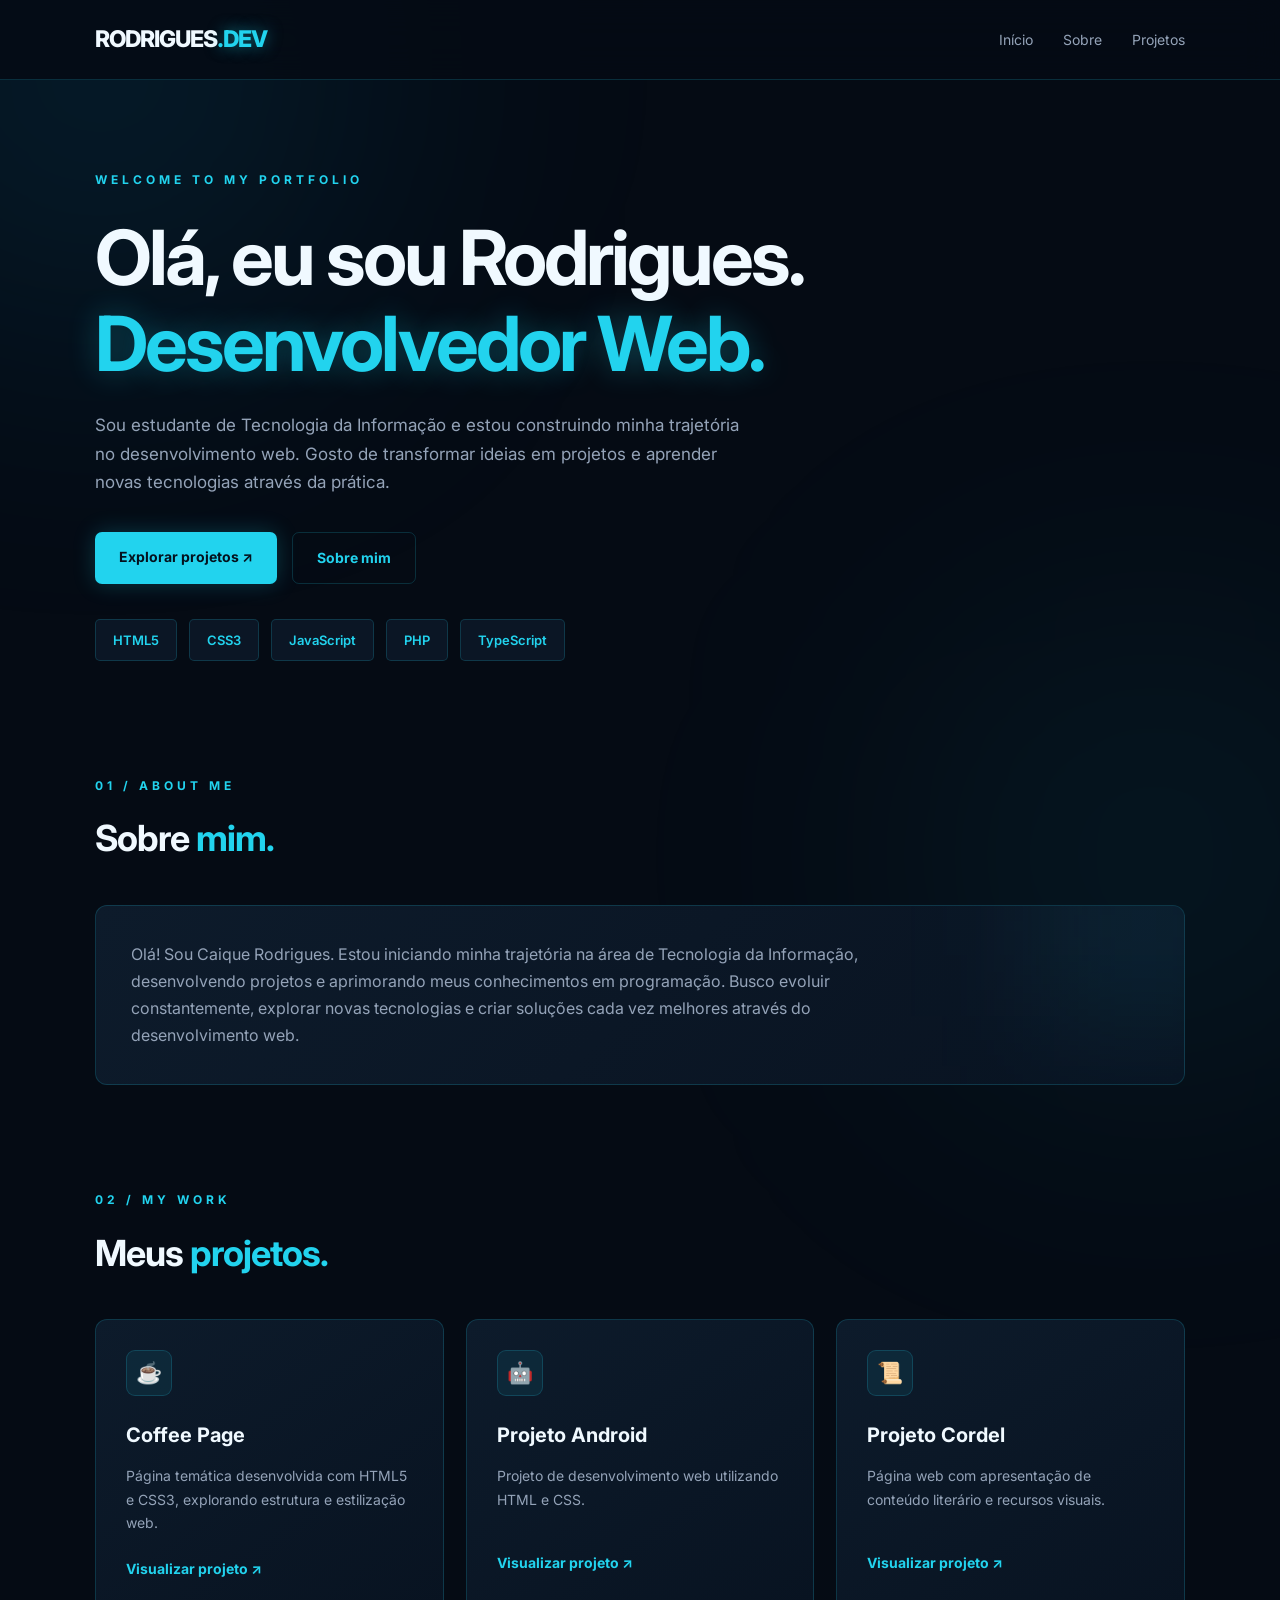
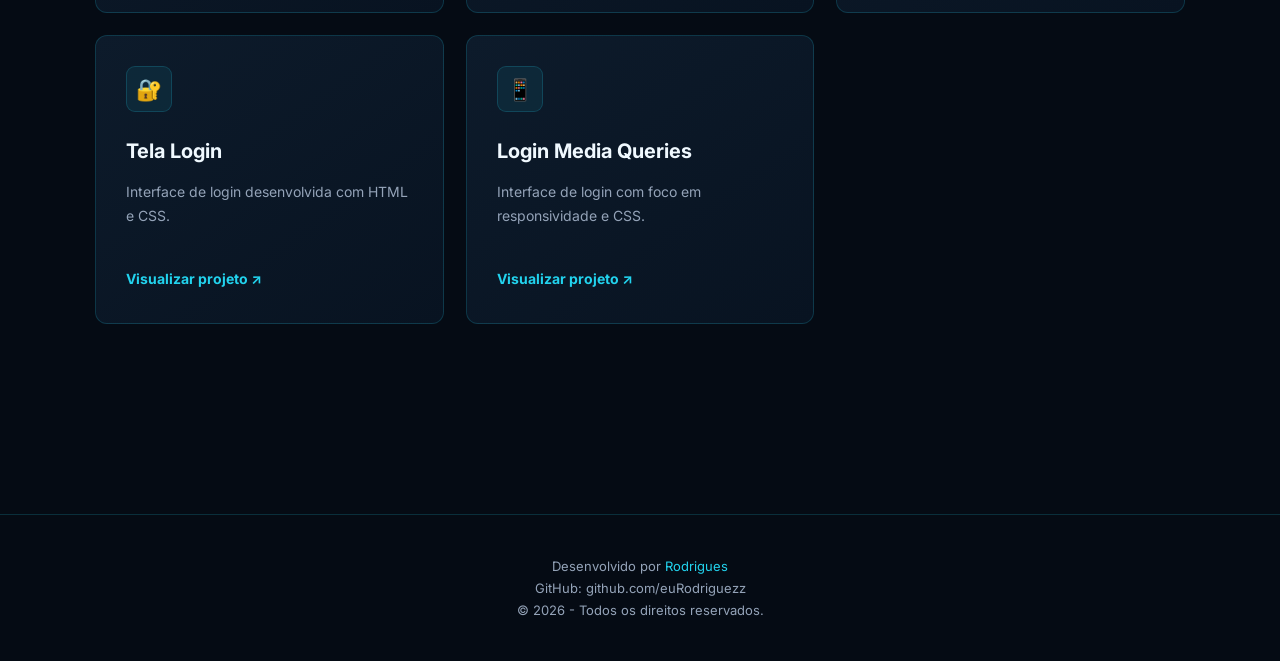
<file: index.html>
<!DOCTYPE html>
<html lang="pt-BR">
<head>
<meta charset="UTF-8">
<meta name="viewport" content="width=device-width, initial-scale=1.0">

<title>Caique Rodrigues | Portfólio</title>

<link rel="preconnect" href="https://fonts.googleapis.com">
<link rel="preconnect" href="https://fonts.gstatic.com" crossorigin>
<link href="https://fonts.googleapis.com/css2?family=Inter:wght@400;500;600;700;800&display=swap" rel="stylesheet">

<style>
:root {
  --bg: #050b14;
  --surface: #0b1625;
  --surface2: #102238;
  --cyan: #22d3ee;
  --blue: #0ea5e9;
  --text: #f0f9ff;
  --muted: #94a3b8;
  --border: rgba(34, 211, 238, .18);
}

* {
  margin: 0;
  padding: 0;
  box-sizing: border-box;
  scroll-behavior: smooth;
}

body {
  font-family: 'Inter', sans-serif;
  background: var(--bg);
  color: var(--text);
  line-height: 1.7;
  overflow-x: hidden;
}

/* BACKGROUND */

body::before {
  content: "";
  position: fixed;
  width: 500px;
  height: 500px;
  background: rgba(14, 165, 233, .13);
  filter: blur(140px);
  border-radius: 50%;
  top: -180px;
  left: -150px;
  pointer-events: none;
  z-index: -1;
}

body::after {
  content: "";
  position: fixed;
  width: 450px;
  height: 450px;
  background: rgba(34, 211, 238, .08);
  filter: blur(140px);
  border-radius: 50%;
  bottom: -180px;
  right: -100px;
  pointer-events: none;
  z-index: -1;
}

/* HEADER */

header {
  position: sticky;
  top: 0;
  z-index: 100;
  background: rgba(5, 11, 20, .85);
  backdrop-filter: blur(18px);
  border-bottom: 1px solid var(--border);
}

nav {
  max-width: 1150px;
  margin: auto;
  padding: 20px 30px;
  display: flex;
  justify-content: space-between;
  align-items: center;
}

.logo {
  font-size: 23px;
  font-weight: 800;
  letter-spacing: -1px;
}

.logo span {
  color: var(--cyan);
  text-shadow: 0 0 15px rgba(34, 211, 238, .5);
}

nav ul {
  display: flex;
  gap: 30px;
  list-style: none;
}

nav ul a {
  color: var(--muted);
  text-decoration: none;
  font-size: 14px;
  transition: .3s;
}

nav ul a:hover {
  color: var(--cyan);
}

/* MAIN */

main {
  max-width: 1150px;
  margin: auto;
  padding: 90px 30px;
}

/* HERO */

.hero {
  min-height: 490px;
  display: flex;
  flex-direction: column;
  justify-content: center;
  margin-bottom: 110px;
  animation: fadeIn 1s ease;
}

.tag {
  color: var(--cyan);
  font-size: 12px;
  font-weight: 700;
  letter-spacing: 4px;
}

h1 {
  font-size: clamp(42px, 7vw, 76px);
  line-height: 1.12;
  letter-spacing: -3px;
  margin: 25px 0;
  max-width: 850px;
}

h1 strong {
  display: block;
  color: var(--cyan);
  text-shadow: 0 0 30px rgba(34, 211, 238, .3);
}

.hero p {
  color: var(--muted);
  font-size: 17px;
  max-width: 650px;
}

/* BUTTONS */

.hero-buttons {
  display: flex;
  flex-wrap: wrap;
  gap: 15px;
  margin-top: 35px;
}

.btn {
  padding: 13px 24px;
  border-radius: 7px;
  text-decoration: none;
  font-size: 14px;
  font-weight: 700;
  transition: .3s;
}

.btn-primary {
  background: var(--cyan);
  color: #04111d;
  box-shadow: 0 0 22px rgba(34, 211, 238, .22);
}

.btn-primary:hover {
  transform: translateY(-4px);
  box-shadow: 0 0 30px rgba(34, 211, 238, .5);
}

.btn-outline {
  border: 1px solid var(--border);
  color: var(--cyan);
}

.btn-outline:hover {
  background: rgba(34, 211, 238, .08);
  border-color: var(--cyan);
}

/* SKILLS */

.skills {
  display: flex;
  flex-wrap: wrap;
  gap: 12px;
  margin-top: 35px;
}

.skills span {
  padding: 9px 17px;
  background: var(--surface);
  border: 1px solid var(--border);
  border-radius: 5px;
  color: var(--cyan);
  font-size: 13px;
  font-weight: 600;
  transition: .3s;
}

.skills span:hover {
  transform: translateY(-4px);
  background: var(--surface2);
  box-shadow: 0 0 18px rgba(34, 211, 238, .12);
}

/* SECTION */

section:not(.hero) {
  margin-bottom: 100px;
}

.section-subtitle {
  color: var(--cyan);
  font-size: 12px;
  letter-spacing: 4px;
  font-weight: 700;
}

.section-title {
  font-size: 36px;
  margin: 10px 0 35px;
  letter-spacing: -1px;
}

.section-title span {
  color: var(--cyan);
}

/* ABOUT */

.about {
  background: linear-gradient(135deg, #0d1b2b, #091321);
  border: 1px solid var(--border);
  border-radius: 12px;
  padding: 35px;
  position: relative;
  overflow: hidden;
}

.about::before {
  content: "";
  position: absolute;
  width: 180px;
  height: 180px;
  background: rgba(34, 211, 238, .1);
  filter: blur(75px);
  right: -50px;
  top: -70px;
}

.about p {
  position: relative;
  color: var(--muted);
  max-width: 800px;
}

/* PROJECTS */

.projects {
  display: grid;
  grid-template-columns: repeat(auto-fit, minmax(280px, 1fr));
  gap: 22px;
}

.card {
  background: linear-gradient(145deg, #0d1b2b, #081321);
  border: 1px solid var(--border);
  padding: 30px;
  border-radius: 12px;
  position: relative;
  overflow: hidden;
  transition: .35s;
}

.card:hover {
  transform: translateY(-8px);
  border-color: var(--cyan);
  box-shadow: 0 10px 35px rgba(14, 165, 233, .13);
}

.card-icon {
  width: 46px;
  height: 46px;
  display: flex;
  align-items: center;
  justify-content: center;
  background: rgba(34, 211, 238, .08);
  border: 1px solid var(--border);
  border-radius: 9px;
  font-size: 21px;
  margin-bottom: 22px;
}

.card h3 {
  font-size: 20px;
  margin-bottom: 12px;
}

.card p {
  color: var(--muted);
  font-size: 14px;
  min-height: 65px;
}

.card a {
  display: inline-block;
  margin-top: 22px;
  color: var(--cyan);
  font-size: 14px;
  font-weight: 700;
  text-decoration: none;
  transition: .3s;
}

.card a:hover {
  color: white;
  letter-spacing: .5px;
}

/* FOOTER */

footer {
  border-top: 1px solid var(--border);
  text-align: center;
  padding: 40px 20px;
  color: var(--muted);
  font-size: 13px;
}

footer span {
  color: var(--cyan);
}

/* ANIMATION */

@keyframes fadeIn {
  from {
    opacity: 0;
    transform: translateY(25px);
  }
  to {
    opacity: 1;
    transform: translateY(0);
  }
}

.reveal {
  opacity: 0;
  transform: translateY(25px);
  transition: .7s ease;
}

.reveal.active {
  opacity: 1;
  transform: translateY(0);
}

/* RESPONSIVE */

@media(max-width: 650px) {
  nav {
    padding: 18px 20px;
  }

  nav ul {
    gap: 14px;
  }

  nav ul a {
    font-size: 11px;
  }

  .logo {
    font-size: 19px;
  }

  main {
    padding: 65px 22px;
  }

  .hero {
    min-height: auto;
    margin-bottom: 85px;
  }

  h1 {
    letter-spacing: -2px;
  }

  .section-title {
    font-size: 29px;
  }

  .card {
    padding: 25px;
  }
}

@media(max-width: 380px) {
  nav {
    flex-direction: column;
    gap: 12px;
  }
}

@media(prefers-reduced-motion: reduce) {
  *, *::before, *::after {
    scroll-behavior: auto !important;
    animation: none !important;
    transition: none !important;
  }

  .reveal {
    opacity: 1;
    transform: none;
  }
}
</style>
</head>

<body>

<header>
  <nav>
    <div class="logo">RODRIGUES<span>.DEV</span></div>

    <ul>
      <li><a href="#inicio">Início</a></li>
      <li><a href="#sobre">Sobre</a></li>
      <li><a href="#projetos">Projetos</a></li>
    </ul>
  </nav>
</header>

<main>

<!-- HERO -->

<section class="hero" id="inicio">

  <span class="tag">WELCOME TO MY PORTFOLIO</span>

  <h1>
    Olá, eu sou  Rodrigues.
    <strong>Desenvolvedor Web.</strong>
  </h1>

  <p>
    Sou estudante de Tecnologia da Informação e estou
    construindo minha trajetória no desenvolvimento web.
    Gosto de transformar ideias em projetos e aprender
    novas tecnologias através da prática.
  </p>

  <div class="hero-buttons">
    <a href="#projetos" class="btn btn-primary">
      Explorar projetos ↗
    </a>

    <a href="#sobre" class="btn btn-outline">
      Sobre mim
    </a>
  </div>

  <div class="skills">
    <span>HTML5</span>
    <span>CSS3</span>
    <span>JavaScript</span>
    <span>PHP</span>
    <span>TypeScript</span>
  </div>

</section>

<!-- SOBRE -->

<section id="sobre" class="reveal">

  <span class="section-subtitle">01 / ABOUT ME</span>

  <h2 class="section-title">
    Sobre <span>mim.</span>
  </h2>

  <div class="about">
    <p>
      Olá! Sou Caique Rodrigues.
      Estou iniciando minha trajetória na área de
      Tecnologia da Informação, desenvolvendo projetos
      e aprimorando meus conhecimentos em programação.
      Busco evoluir constantemente, explorar novas
      tecnologias e criar soluções cada vez melhores
      através do desenvolvimento web.
    </p>
  </div>

</section>

<!-- PROJETOS -->

<section id="projetos" class="reveal">

  <span class="section-subtitle">02 / MY WORK</span>

  <h2 class="section-title">
    Meus <span>projetos.</span>
  </h2>

  <div class="projects">

    <article class="card">
      <div class="card-icon">☕</div>
      <h3>Coffee Page</h3>
      <p>
        Página temática desenvolvida com HTML5 e CSS3,
        explorando estrutura e estilização web.
      </p>
      <a href="./Coffe-page/">Visualizar projeto ↗</a>
    </article>

    <article class="card">
      <div class="card-icon">🤖</div>
      <h3>Projeto Android</h3>
      <p>
        Projeto de desenvolvimento web utilizando
        HTML e CSS.
      </p>
      <a href="./Projeto-Android/">Visualizar projeto ↗</a>
    </article>

    <article class="card">
      <div class="card-icon">📜</div>
      <h3>Projeto Cordel</h3>
      <p>
        Página web com apresentação de conteúdo
        literário e recursos visuais.
      </p>
      <a href="./Projeto-Cordel/">Visualizar projeto ↗</a>
    </article>

    <article class="card">
      <div class="card-icon">🔐</div>
      <h3>Tela Login</h3>
      <p>
        Interface de login desenvolvida com
        HTML e CSS.
      </p>
      <a href="./Tela-login2/">Visualizar projeto ↗</a>
    </article>

    <article class="card">
      <div class="card-icon">📱</div>
      <h3>Login Media Queries</h3>
      <p>
        Interface de login com foco em
        responsividade e CSS.
      </p>
      <a href="./Projeto-Login/">Visualizar projeto ↗</a>
    </article>

  </div>

</section>

</main>

<footer>
  <p>Desenvolvido por <span>Rodrigues</span></p>
  <p>GitHub: github.com/euRodriguezz</p>
  <p>© 2026 - Todos os direitos reservados.</p>
</footer>

<script>
const observer = new IntersectionObserver((entries) => {
  entries.forEach(entry => {
    if (entry.isIntersecting) {
      entry.target.classList.add('active');
      observer.unobserve(entry.target);
    }
  });
}, {
  threshold: 0.12
});

document.querySelectorAll('.reveal').forEach(section => {
  observer.observe(section);
});
</script>

</body>
</html>
</file>
